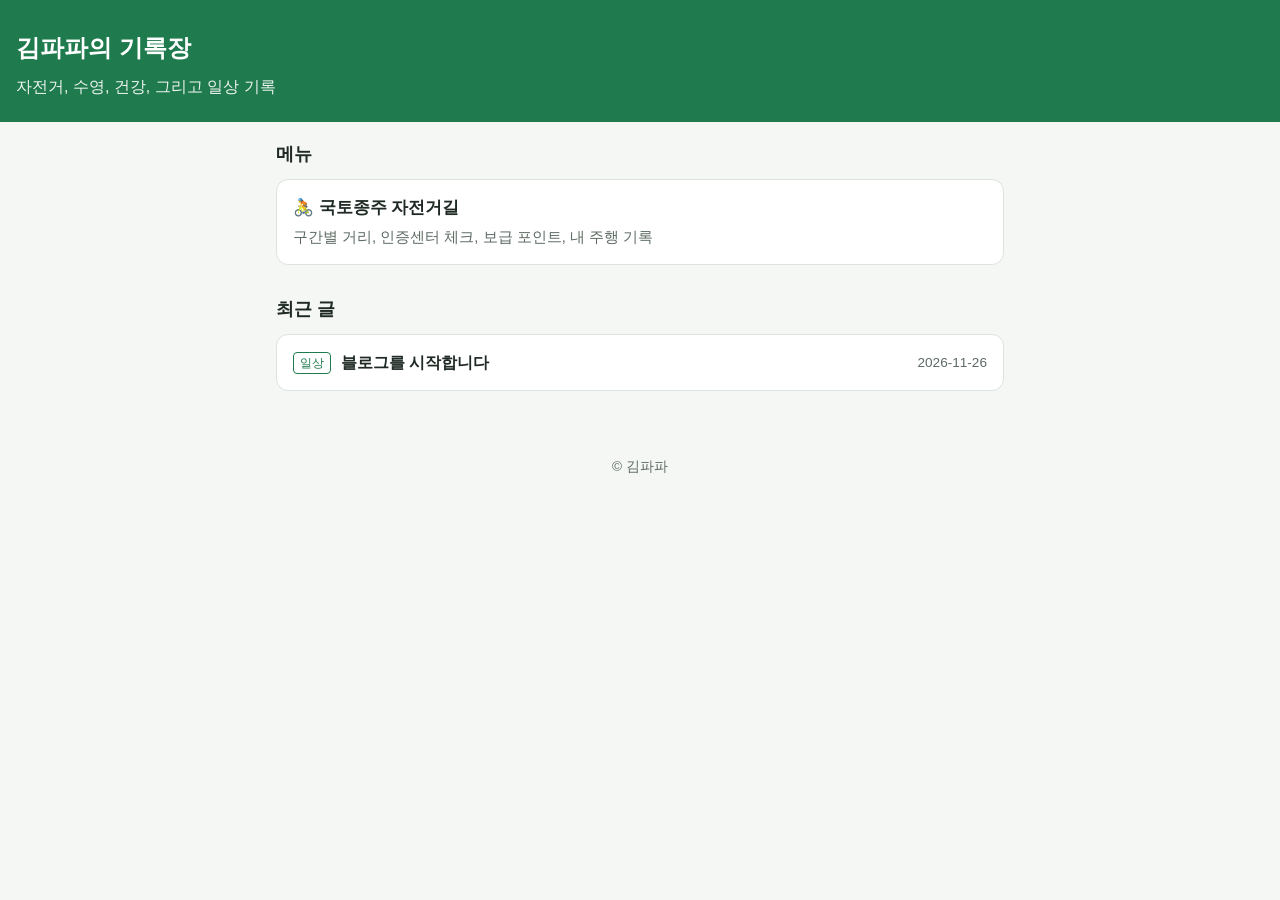
<file: index.html>
<!doctype html>
<html lang="ko">
<head>
<meta charset="utf-8">
<meta name="viewport" content="width=device-width, initial-scale=1">
<meta name="robots" content="noindex, nofollow">
<title>김파파의 기록장</title>
<link rel="stylesheet" href="style.css">
</head>
<body>

<header class="site">
  <a class="brand" href="index.html">김파파의 기록장</a>
  <p>자전거, 수영, 건강, 그리고 일상 기록</p>
</header>

<main>
  <section>
    <h2>메뉴</h2>
    <a class="menu-card" href="국토종주/index.html">
      <b>🚴 국토종주 자전거길</b>
      <span>구간별 거리, 인증센터 체크, 보급 포인트, 내 주행 기록</span>
    </a>
  </section>

  <section>
    <h2>최근 글</h2>
    <div id="postList"></div>
  </section>
</main>

<footer class="site">© 김파파</footer>

<script>
// 새 글을 쓰면 posts 폴더에 파일을 넣고, 여기 맨 위에 한 줄 추가합니다.
const POSTS = [
  { date: "2026-11-26", title: "블로그를 시작합니다", file: "posts/2026-11-26-start.html", tag: "일상" }
];
document.getElementById("postList").innerHTML = POSTS.map(p =>
  `<a class="post-row" href="${p.file}">
     <span class="tag">${p.tag}</span>
     <b>${p.title}</b>
     <time>${p.date}</time>
   </a>`
).join("");
</script>
</body>
</html>
</file>
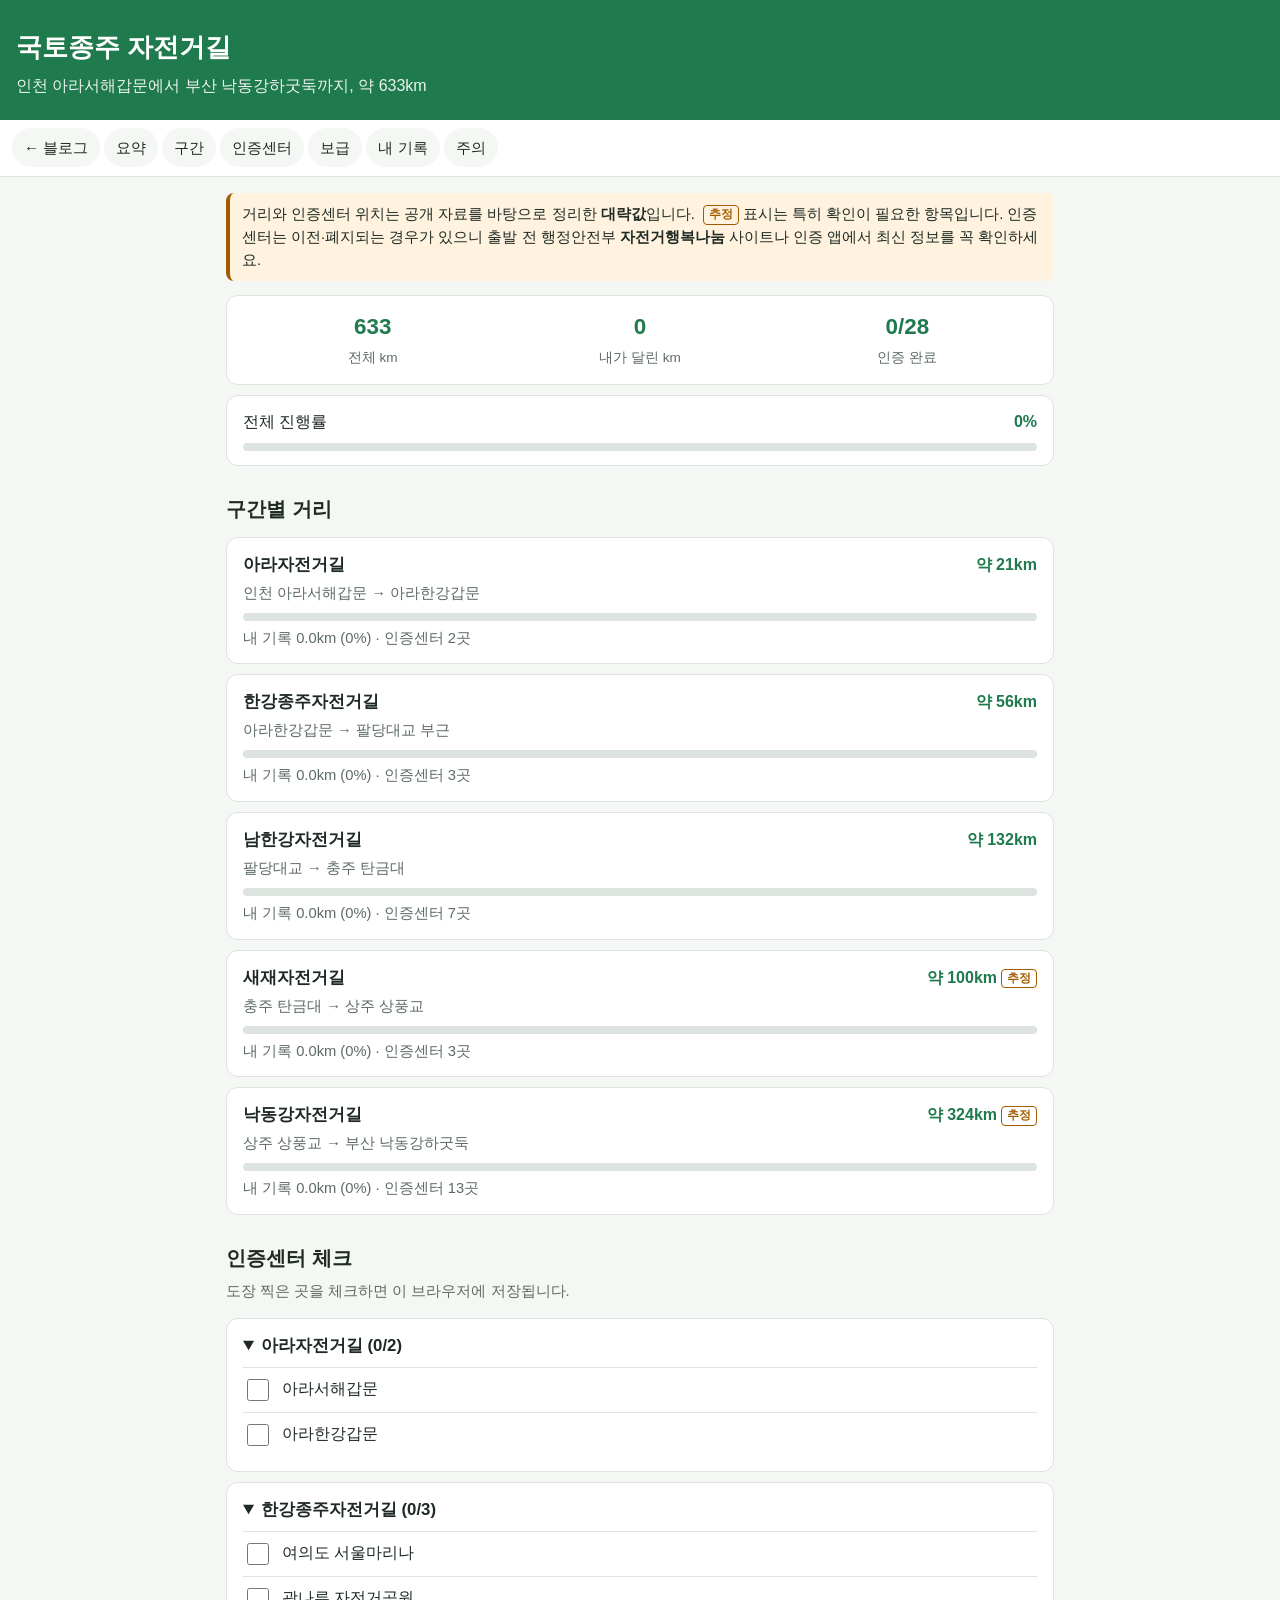
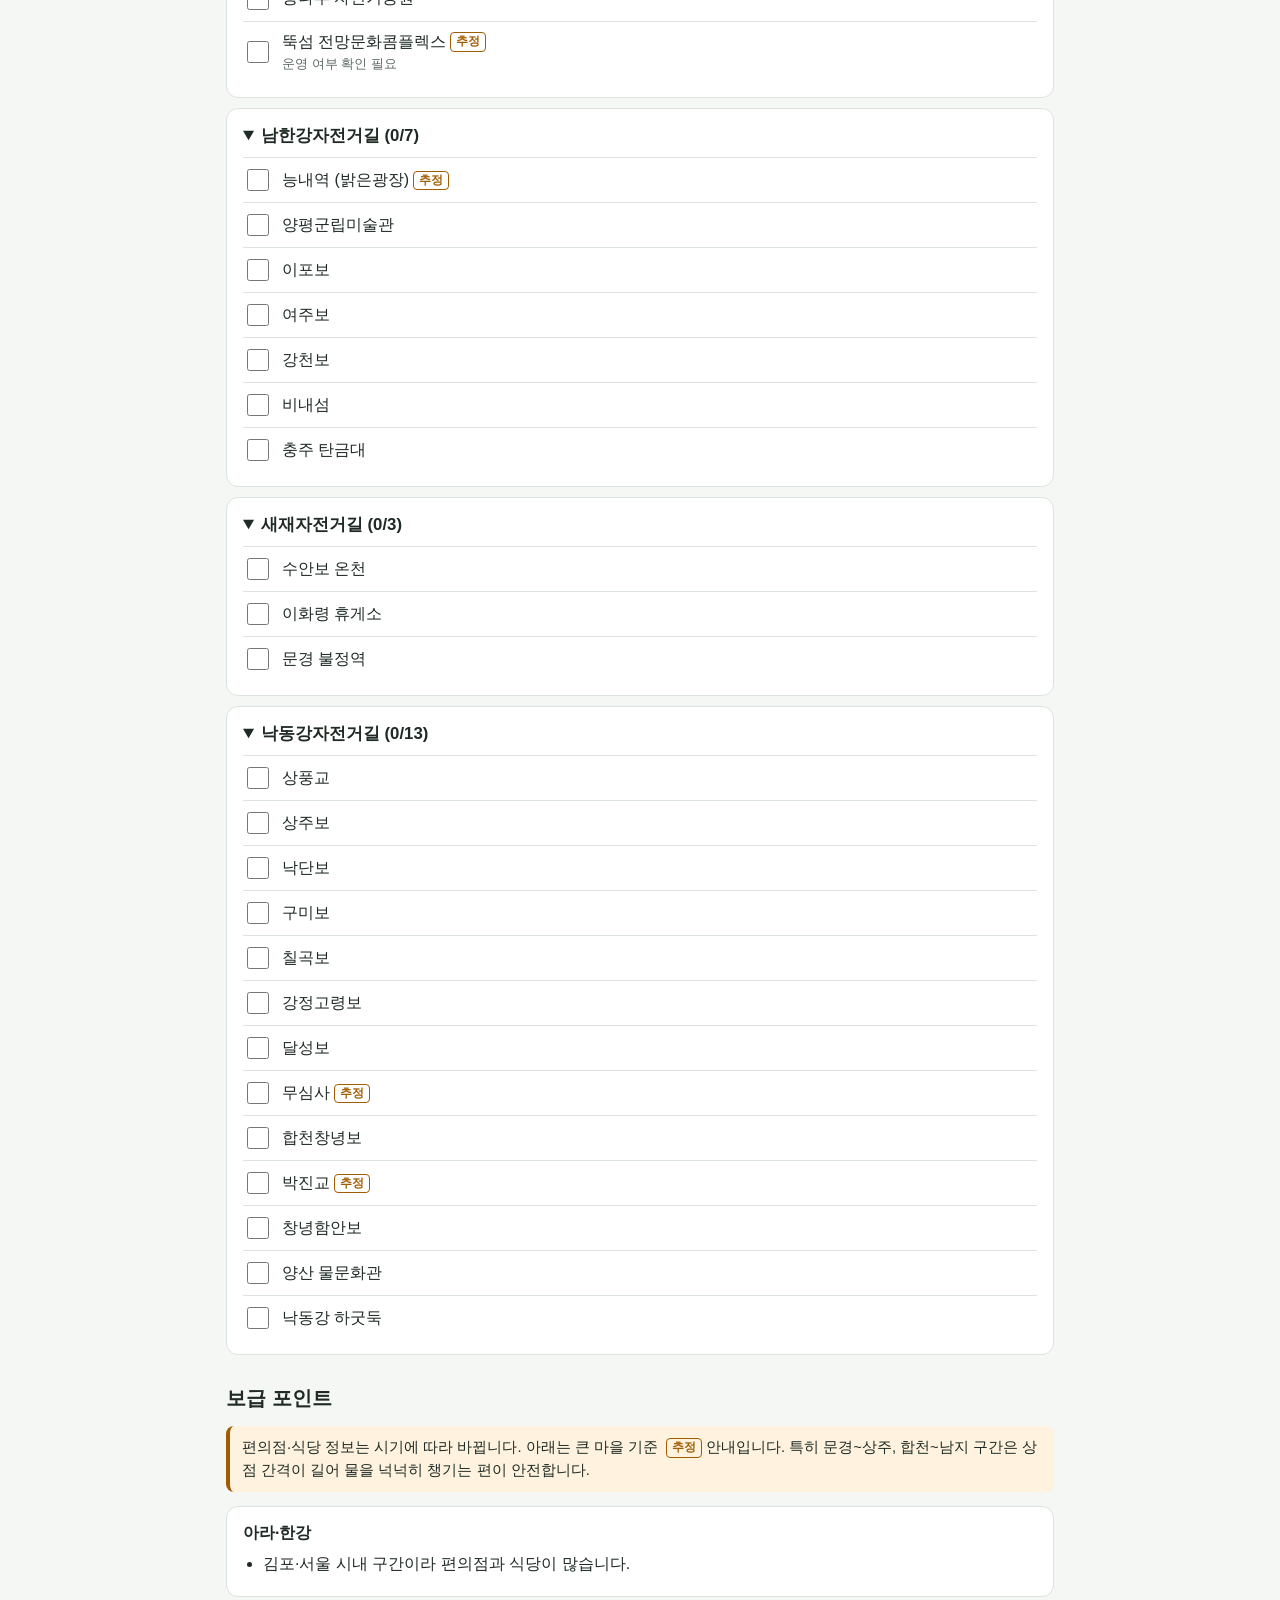
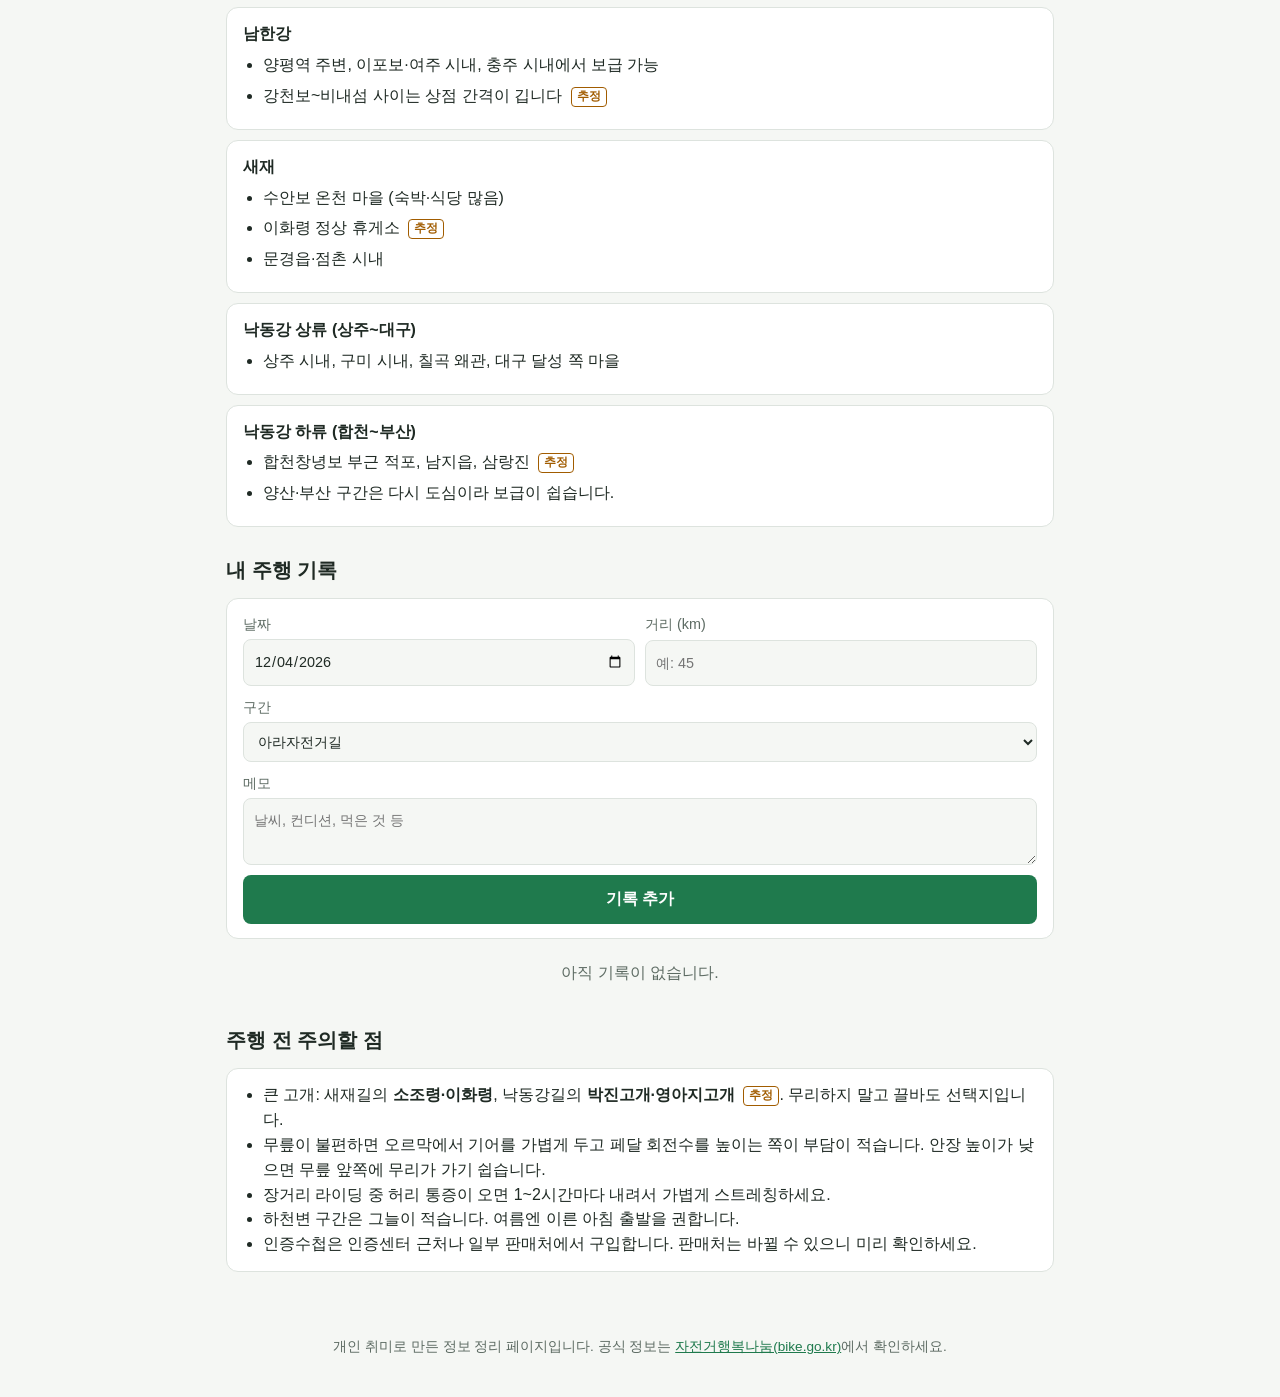
<file: 국토종주/index.html>
<!doctype html>
<html lang="ko">
<head>
<meta charset="utf-8">
<meta name="viewport" content="width=device-width, initial-scale=1">
<meta name="robots" content="noindex, nofollow">
<title>국토종주 자전거길</title>
<style>
  :root {
    --bg: #f5f7f4;
    --card: #ffffff;
    --text: #1f2a24;
    --muted: #5d6b63;
    --line: #dde3de;
    --accent: #1f7a4d;
    --accent-soft: #e3f2ea;
    --warn: #a15c00;
    --warn-soft: #fff3df;
  }
  @media (prefers-color-scheme: dark) {
    :root {
      --bg: #141a17;
      --card: #1d2520;
      --text: #e6ece8;
      --muted: #9aa8a0;
      --line: #2e3a33;
      --accent: #4cc38a;
      --accent-soft: #1f3a2c;
      --warn: #f0b45a;
      --warn-soft: #3a2e1a;
    }
  }
  * { box-sizing: border-box; }
  body {
    margin: 0;
    background: var(--bg);
    color: var(--text);
    font-family: -apple-system, "Apple SD Gothic Neo", "Malgun Gothic", "Noto Sans KR", sans-serif;
    line-height: 1.55;
    font-size: 16px;
  }
  header {
    background: var(--accent);
    color: #fff;
    padding: 28px 16px 22px;
  }
  header h1 { margin: 0 0 6px; font-size: 1.6rem; }
  header p { margin: 0; opacity: .92; }
  nav {
    position: sticky; top: 0; z-index: 10;
    background: var(--card);
    border-bottom: 1px solid var(--line);
    display: flex; gap: 4px; overflow-x: auto;
    padding: 8px 12px;
  }
  nav a {
    flex: 0 0 auto;
    padding: 8px 12px; border-radius: 999px;
    color: var(--text); text-decoration: none; font-size: .95rem;
    background: var(--bg);
  }
  nav a:active, nav a:hover { background: var(--accent-soft); }
  main { max-width: 860px; margin: 0 auto; padding: 16px; }
  section { margin-bottom: 28px; scroll-margin-top: 64px; }
  h2 { font-size: 1.25rem; margin: 0 0 12px; }
  .card {
    background: var(--card);
    border: 1px solid var(--line);
    border-radius: 12px;
    padding: 14px 16px;
    margin-bottom: 10px;
  }
  .note {
    background: var(--warn-soft); color: var(--text);
    border-left: 4px solid var(--warn);
    padding: 10px 12px; border-radius: 8px; font-size: .92rem;
    margin-bottom: 14px;
  }
  .est {
    display: inline-block; font-size: .72rem; font-weight: 600;
    color: var(--warn); border: 1px solid var(--warn);
    border-radius: 4px; padding: 0 5px; margin-left: 4px; vertical-align: middle;
  }
  .summary { display: grid; grid-template-columns: repeat(3, 1fr); gap: 8px; }
  .stat { text-align: center; }
  .stat b { display: block; font-size: 1.4rem; color: var(--accent); }
  .stat span { font-size: .85rem; color: var(--muted); }
  .seg-head { display: flex; justify-content: space-between; align-items: baseline; gap: 8px; }
  .seg-head h3 { margin: 0; font-size: 1.05rem; }
  .km { font-weight: 700; color: var(--accent); white-space: nowrap; }
  .route { color: var(--muted); font-size: .92rem; margin: 4px 0 8px; }
  .bar { height: 8px; background: var(--line); border-radius: 4px; overflow: hidden; }
  .bar i { display: block; height: 100%; background: var(--accent); }
  ul.check { list-style: none; padding: 0; margin: 8px 0 0; }
  ul.check li { padding: 8px 0; border-top: 1px solid var(--line); }
  ul.check label { display: flex; align-items: center; gap: 10px; cursor: pointer; }
  ul.check input { width: 22px; height: 22px; accent-color: var(--accent); flex: 0 0 auto; }
  ul.check small { color: var(--muted); display: block; }
  details summary { cursor: pointer; font-weight: 600; font-size: 1.05rem; }
  details[open] summary { margin-bottom: 4px; }
  .supply li { margin-bottom: 6px; }
  form { display: grid; gap: 10px; }
  .row { display: grid; grid-template-columns: 1fr 1fr; gap: 10px; }
  label.f { display: grid; gap: 4px; font-size: .9rem; color: var(--muted); }
  input, select, textarea, button { font: inherit; }
  input[type=date], input[type=number], select, textarea {
    width: 100%; padding: 10px; border-radius: 8px;
    border: 1px solid var(--line); background: var(--bg); color: var(--text);
  }
  button {
    padding: 12px; border: 0; border-radius: 8px;
    background: var(--accent); color: #fff; font-weight: 700; cursor: pointer;
  }
  button.ghost { background: transparent; color: var(--muted); border: 1px solid var(--line); padding: 6px 10px; font-weight: 500; }
  .log-item { display: flex; justify-content: space-between; gap: 10px; align-items: flex-start; }
  .log-item p { margin: 2px 0 0; color: var(--muted); font-size: .9rem; }
  .empty { color: var(--muted); text-align: center; padding: 12px; }
  footer { color: var(--muted); font-size: .85rem; text-align: center; padding: 20px 16px 40px; }
  footer a { color: var(--accent); }
  @media (max-width: 480px) {
    .row { grid-template-columns: 1fr; }
    .stat b { font-size: 1.2rem; }
  }
</style>
</head>
<body>

<header>
  <h1>국토종주 자전거길</h1>
  <p>인천 아라서해갑문에서 부산 낙동강하굿둑까지, 약 633km</p>
</header>

<nav>
  <a href="../index.html">← 블로그</a>
  <a href="#summary">요약</a>
  <a href="#segments">구간</a>
  <a href="#stamps">인증센터</a>
  <a href="#supply">보급</a>
  <a href="#log">내 기록</a>
  <a href="#tips">주의</a>
</nav>

<main>

  <section id="summary">
    <div class="note">
      거리와 인증센터 위치는 공개 자료를 바탕으로 정리한 <b>대략값</b>입니다. <span class="est">추정</span> 표시는 특히 확인이 필요한 항목입니다.
      인증센터는 이전·폐지되는 경우가 있으니 출발 전 행정안전부 <b>자전거행복나눔</b> 사이트나 인증 앱에서 최신 정보를 꼭 확인하세요.
    </div>
    <div class="card summary">
      <div class="stat"><b id="sumTotal">633</b><span>전체 km</span></div>
      <div class="stat"><b id="sumDone">0</b><span>내가 달린 km</span></div>
      <div class="stat"><b id="sumStamp">0/0</b><span>인증 완료</span></div>
    </div>
    <div class="card">
      <div class="seg-head"><span>전체 진행률</span><span class="km" id="sumPct">0%</span></div>
      <div class="bar" style="margin-top:8px"><i id="sumBar" style="width:0%"></i></div>
    </div>
  </section>

  <section id="segments">
    <h2>구간별 거리</h2>
    <div id="segList"></div>
  </section>

  <section id="stamps">
    <h2>인증센터 체크</h2>
    <p style="color:var(--muted);margin-top:-6px;font-size:.92rem">도장 찍은 곳을 체크하면 이 브라우저에 저장됩니다.</p>
    <div id="stampList"></div>
  </section>

  <section id="supply">
    <h2>보급 포인트</h2>
    <div class="note">편의점·식당 정보는 시기에 따라 바뀝니다. 아래는 큰 마을 기준 <span class="est">추정</span> 안내입니다. 특히 문경~상주, 합천~남지 구간은 상점 간격이 길어 물을 넉넉히 챙기는 편이 안전합니다.</div>
    <div id="supplyList"></div>
  </section>

  <section id="log">
    <h2>내 주행 기록</h2>
    <div class="card">
      <form id="logForm">
        <div class="row">
          <label class="f">날짜<input type="date" id="fDate" required></label>
          <label class="f">거리 (km)<input type="number" id="fKm" min="0" step="0.1" inputmode="decimal" placeholder="예: 45" required></label>
        </div>
        <label class="f">구간<select id="fSeg"></select></label>
        <label class="f">메모<textarea id="fMemo" rows="2" placeholder="날씨, 컨디션, 먹은 것 등"></textarea></label>
        <button type="submit">기록 추가</button>
      </form>
    </div>
    <div id="logList"></div>
  </section>

  <section id="tips">
    <h2>주행 전 주의할 점</h2>
    <div class="card">
      <ul style="margin:0;padding-left:20px">
        <li>큰 고개: 새재길의 <b>소조령·이화령</b>, 낙동강길의 <b>박진고개·영아지고개</b> <span class="est">추정</span>. 무리하지 말고 끌바도 선택지입니다.</li>
        <li>무릎이 불편하면 오르막에서 기어를 가볍게 두고 페달 회전수를 높이는 쪽이 부담이 적습니다. 안장 높이가 낮으면 무릎 앞쪽에 무리가 가기 쉽습니다.</li>
        <li>장거리 라이딩 중 허리 통증이 오면 1~2시간마다 내려서 가볍게 스트레칭하세요.</li>
        <li>하천변 구간은 그늘이 적습니다. 여름엔 이른 아침 출발을 권합니다.</li>
        <li>인증수첩은 인증센터 근처나 일부 판매처에서 구입합니다. 판매처는 바뀔 수 있으니 미리 확인하세요.</li>
      </ul>
    </div>
  </section>

</main>

<footer>
  개인 취미로 만든 정보 정리 페이지입니다. 공식 정보는 <a href="https://www.bike.go.kr" target="_blank" rel="noopener">자전거행복나눔(bike.go.kr)</a>에서 확인하세요.
</footer>

<script>
// ===== 데이터 (필요하면 여기 숫자/이름만 고치면 됩니다) =====
// est: true 는 화면에 "추정" 표시가 붙습니다.
const SEGMENTS = [
  { id: "ara", name: "아라자전거길", from: "인천 아라서해갑문", to: "아라한강갑문", km: 21,
    stamps: [
      { name: "아라서해갑문" },
      { name: "아라한강갑문" }
    ] },
  { id: "han", name: "한강종주자전거길", from: "아라한강갑문", to: "팔당대교 부근", km: 56,
    stamps: [
      { name: "여의도 서울마리나" },
      { name: "광나루 자전거공원" },
      { name: "뚝섬 전망문화콤플렉스", est: true, memo: "운영 여부 확인 필요" }
    ] },
  { id: "nam", name: "남한강자전거길", from: "팔당대교", to: "충주 탄금대", km: 132,
    stamps: [
      { name: "능내역 (밝은광장)", est: true },
      { name: "양평군립미술관" },
      { name: "이포보" },
      { name: "여주보" },
      { name: "강천보" },
      { name: "비내섬" },
      { name: "충주 탄금대" }
    ] },
  { id: "saejae", name: "새재자전거길", from: "충주 탄금대", to: "상주 상풍교", km: 100, est: true,
    stamps: [
      { name: "수안보 온천" },
      { name: "이화령 휴게소" },
      { name: "문경 불정역" }
    ] },
  { id: "nak", name: "낙동강자전거길", from: "상주 상풍교", to: "부산 낙동강하굿둑", km: 324, est: true,
    stamps: [
      { name: "상풍교" },
      { name: "상주보" },
      { name: "낙단보" },
      { name: "구미보" },
      { name: "칠곡보" },
      { name: "강정고령보" },
      { name: "달성보" },
      { name: "무심사", est: true },
      { name: "합천창녕보" },
      { name: "박진교", est: true },
      { name: "창녕함안보" },
      { name: "양산 물문화관" },
      { name: "낙동강 하굿둑" }
    ] }
];

const SUPPLY = [
  { seg: "아라·한강", items: ["김포·서울 시내 구간이라 편의점과 식당이 많습니다."] },
  { seg: "남한강", items: ["양평역 주변, 이포보·여주 시내, 충주 시내에서 보급 가능", "강천보~비내섬 사이는 상점 간격이 깁니다 <span class='est'>추정</span>"] },
  { seg: "새재", items: ["수안보 온천 마을 (숙박·식당 많음)", "이화령 정상 휴게소 <span class='est'>추정</span>", "문경읍·점촌 시내"] },
  { seg: "낙동강 상류 (상주~대구)", items: ["상주 시내, 구미 시내, 칠곡 왜관, 대구 달성 쪽 마을"] },
  { seg: "낙동강 하류 (합천~부산)", items: ["합천창녕보 부근 적포, 남지읍, 삼랑진 <span class='est'>추정</span>", "양산·부산 구간은 다시 도심이라 보급이 쉽습니다."] }
];

// ===== 저장 (이 브라우저에만 저장됨) =====
function load(key, fallback) {
  try { const v = localStorage.getItem(key); return v ? JSON.parse(v) : fallback; }
  catch (e) { return fallback; }
}
function save(key, value) {
  try { localStorage.setItem(key, JSON.stringify(value)); } catch (e) {}
}
let stamped = load("gukto-stamps", {});
let logs = load("gukto-logs", []);

const esc = s => String(s).replace(/[&<>"']/g, c => ({ "&":"&amp;","<":"&lt;",">":"&gt;",'"':"&quot;","'":"&#39;" }[c]));
const EST = '<span class="est">추정</span>';
const TOTAL = SEGMENTS.reduce((a, s) => a + s.km, 0);

function kmBySeg() {
  const m = {};
  logs.forEach(l => { m[l.seg] = (m[l.seg] || 0) + Number(l.km); });
  return m;
}

function renderSegments() {
  const done = kmBySeg();
  document.getElementById("segList").innerHTML = SEGMENTS.map(s => {
    const d = done[s.id] || 0;
    const pct = Math.min(100, Math.round(d / s.km * 100));
    return `<div class="card">
      <div class="seg-head"><h3>${s.name}</h3><span class="km">약 ${s.km}km${s.est ? EST : ""}</span></div>
      <div class="route">${s.from} → ${s.to}</div>
      <div class="bar"><i style="width:${pct}%"></i></div>
      <div class="route" style="margin:6px 0 0">내 기록 ${d.toFixed(1)}km (${pct}%) · 인증센터 ${s.stamps.length}곳</div>
    </div>`;
  }).join("");
}

function renderStamps() {
  document.getElementById("stampList").innerHTML = SEGMENTS.map(s => {
    const n = s.stamps.filter(st => stamped[s.id + ":" + st.name]).length;
    return `<details class="card" ${n < s.stamps.length ? "open" : ""}>
      <summary>${s.name} (${n}/${s.stamps.length})</summary>
      <ul class="check">${s.stamps.map(st => {
        const key = s.id + ":" + st.name;
        return `<li><label><input type="checkbox" data-key="${esc(key)}" ${stamped[key] ? "checked" : ""}>
          <span>${st.name}${st.est ? EST : ""}${st.memo ? `<small>${st.memo}</small>` : ""}</span></label></li>`;
      }).join("")}</ul>
    </details>`;
  }).join("");
}

function renderSupply() {
  document.getElementById("supplyList").innerHTML = SUPPLY.map(g =>
    `<div class="card supply"><b>${g.seg}</b><ul style="margin:6px 0 0;padding-left:20px">${g.items.map(i => `<li>${i}</li>`).join("")}</ul></div>`
  ).join("");
}

function renderLogs() {
  const box = document.getElementById("logList");
  if (!logs.length) { box.innerHTML = '<div class="empty">아직 기록이 없습니다.</div>'; return; }
  const names = Object.fromEntries(SEGMENTS.map(s => [s.id, s.name]));
  box.innerHTML = [...logs].sort((a, b) => b.date.localeCompare(a.date)).map(l =>
    `<div class="card log-item"><div><b>${esc(l.date)} · ${Number(l.km).toFixed(1)}km</b>
      <p>${esc(names[l.seg] || "기타")}${l.memo ? " · " + esc(l.memo) : ""}</p></div>
      <button class="ghost" data-del="${esc(l.id)}">삭제</button></div>`
  ).join("");
}

function renderSummary() {
  const done = logs.reduce((a, l) => a + Number(l.km), 0);
  const allStamps = SEGMENTS.reduce((a, s) => a + s.stamps.length, 0);
  const got = Object.values(stamped).filter(Boolean).length;
  const pct = Math.min(100, Math.round(done / TOTAL * 100));
  document.getElementById("sumTotal").textContent = TOTAL;
  document.getElementById("sumDone").textContent = done.toFixed(0);
  document.getElementById("sumStamp").textContent = got + "/" + allStamps;
  document.getElementById("sumPct").textContent = pct + "%";
  document.getElementById("sumBar").style.width = pct + "%";
}

function renderAll() { renderSegments(); renderStamps(); renderLogs(); renderSummary(); }

document.getElementById("stampList").addEventListener("change", e => {
  const key = e.target.dataset.key;
  if (!key) return;
  if (e.target.checked) stamped[key] = true; else delete stamped[key];
  save("gukto-stamps", stamped);
  renderSummary();
  const det = e.target.closest("details");
  const seg = SEGMENTS.find(s => key.startsWith(s.id + ":"));
  const n = seg.stamps.filter(st => stamped[seg.id + ":" + st.name]).length;
  det.querySelector("summary").textContent = `${seg.name} (${n}/${seg.stamps.length})`;
});

document.getElementById("fSeg").innerHTML = SEGMENTS.map(s => `<option value="${s.id}">${s.name}</option>`).join("");
document.getElementById("fDate").valueAsDate = new Date();

document.getElementById("logForm").addEventListener("submit", e => {
  e.preventDefault();
  const km = parseFloat(document.getElementById("fKm").value);
  if (!(km > 0)) return;
  logs.push({
    id: Date.now().toString(36),
    date: document.getElementById("fDate").value,
    km,
    seg: document.getElementById("fSeg").value,
    memo: document.getElementById("fMemo").value.trim()
  });
  save("gukto-logs", logs);
  document.getElementById("fKm").value = "";
  document.getElementById("fMemo").value = "";
  renderAll();
});

document.getElementById("logList").addEventListener("click", e => {
  const id = e.target.dataset.del;
  if (!id) return;
  logs = logs.filter(l => l.id !== id);
  save("gukto-logs", logs);
  renderAll();
});

renderSupply();
renderAll();
</script>
</body>
</html>
</file>
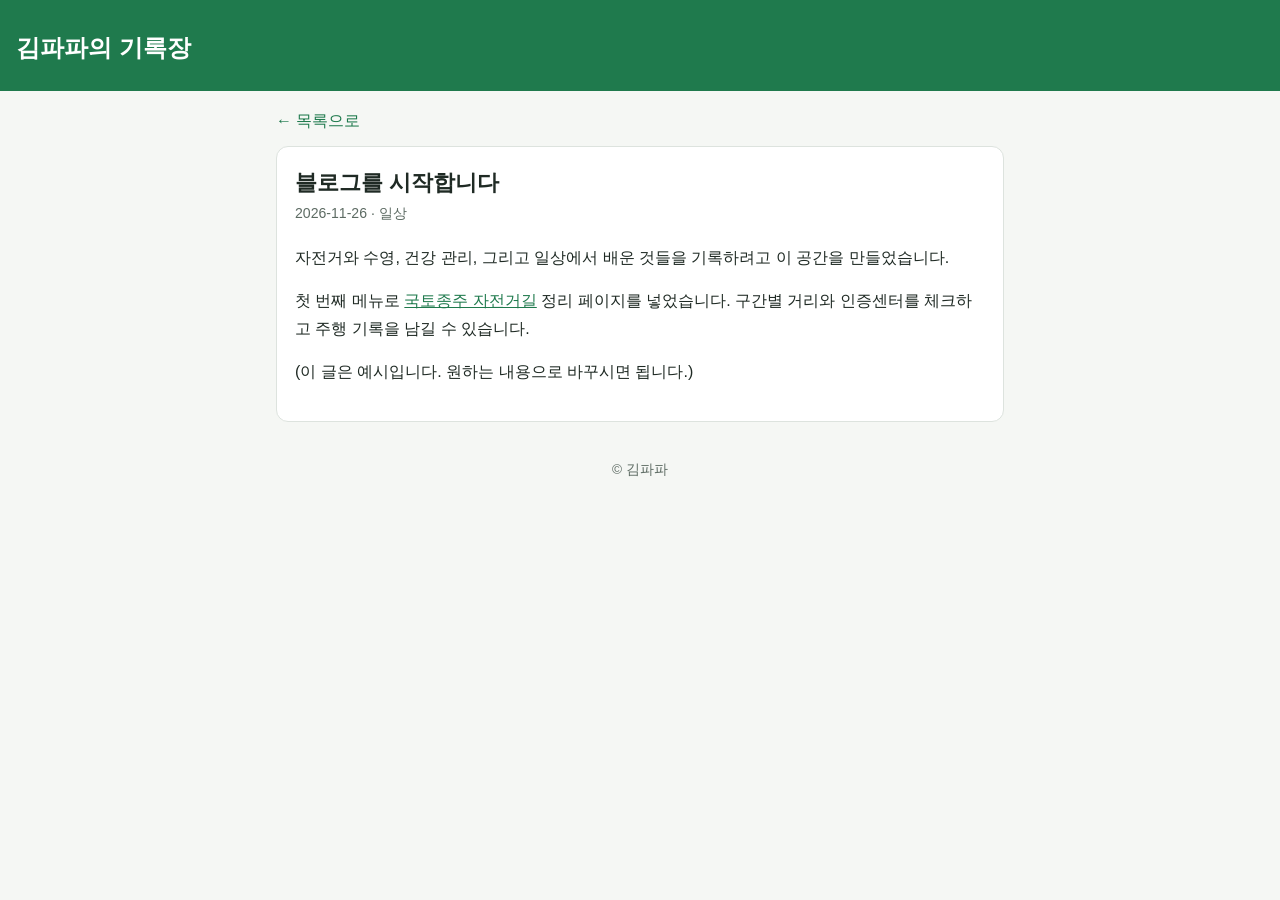
<file: posts/2026-11-26-start.html>
<!doctype html>
<html lang="ko">
<head>
<meta charset="utf-8">
<meta name="viewport" content="width=device-width, initial-scale=1">
<meta name="robots" content="noindex, nofollow">
<title>블로그를 시작합니다 · 김파파의 기록장</title>
<link rel="stylesheet" href="../style.css">
</head>
<body>

<header class="site">
  <a class="brand" href="../index.html">김파파의 기록장</a>
</header>

<main>
  <a class="back" href="../index.html">← 목록으로</a>
  <article>
    <h1>블로그를 시작합니다</h1>
    <div class="meta">2026-11-26 · 일상</div>

    <p>자전거와 수영, 건강 관리, 그리고 일상에서 배운 것들을 기록하려고 이 공간을 만들었습니다.</p>
    <p>첫 번째 메뉴로 <a href="../국토종주/index.html">국토종주 자전거길</a> 정리 페이지를 넣었습니다. 구간별 거리와 인증센터를 체크하고 주행 기록을 남길 수 있습니다.</p>
    <p>(이 글은 예시입니다. 원하는 내용으로 바꾸시면 됩니다.)</p>
  </article>
</main>

<footer class="site">© 김파파</footer>
</body>
</html>
</file>
<file: style.css>
:root {
  --bg: #f5f7f4;
  --card: #ffffff;
  --text: #1f2a24;
  --muted: #5d6b63;
  --line: #dde3de;
  --accent: #1f7a4d;
  --accent-soft: #e3f2ea;
}
@media (prefers-color-scheme: dark) {
  :root {
    --bg: #141a17;
    --card: #1d2520;
    --text: #e6ece8;
    --muted: #9aa8a0;
    --line: #2e3a33;
    --accent: #4cc38a;
    --accent-soft: #1f3a2c;
  }
}
* { box-sizing: border-box; }
body {
  margin: 0;
  background: var(--bg);
  color: var(--text);
  font-family: -apple-system, "Apple SD Gothic Neo", "Malgun Gothic", "Noto Sans KR", sans-serif;
  line-height: 1.7;
  font-size: 16px;
}
a { color: var(--accent); }
header.site { background: var(--accent); color: #fff; padding: 28px 16px 22px; }
header.site .brand { color: #fff; text-decoration: none; font-size: 1.5rem; font-weight: 700; }
header.site p { margin: 4px 0 0; opacity: .92; }
main { max-width: 760px; margin: 0 auto; padding: 16px; }
section { margin-bottom: 28px; }
h2 { font-size: 1.15rem; margin: 0 0 10px; }
.menu-card, .post-row {
  display: block; text-decoration: none; color: var(--text);
  background: var(--card); border: 1px solid var(--line); border-radius: 12px;
  padding: 14px 16px; margin-bottom: 10px;
}
.menu-card:hover, .post-row:hover { background: var(--accent-soft); }
.menu-card b { display: block; font-size: 1.05rem; }
.menu-card span { color: var(--muted); font-size: .92rem; }
.post-row { display: grid; grid-template-columns: auto 1fr auto; gap: 10px; align-items: center; }
.post-row time { color: var(--muted); font-size: .85rem; white-space: nowrap; }
.tag { font-size: .75rem; color: var(--accent); border: 1px solid var(--accent); border-radius: 4px; padding: 0 6px; }
article { background: var(--card); border: 1px solid var(--line); border-radius: 12px; padding: 20px 18px; }
article h1 { font-size: 1.4rem; margin: 0 0 4px; line-height: 1.4; }
article .meta { color: var(--muted); font-size: .88rem; margin-bottom: 18px; }
.back { display: inline-block; margin-bottom: 12px; text-decoration: none; }
footer.site { color: var(--muted); font-size: .85rem; text-align: center; padding: 20px 16px 40px; }
@media (max-width: 480px) {
  .post-row { grid-template-columns: 1fr; gap: 2px; }
  .tag { justify-self: start; }
}
</file>
